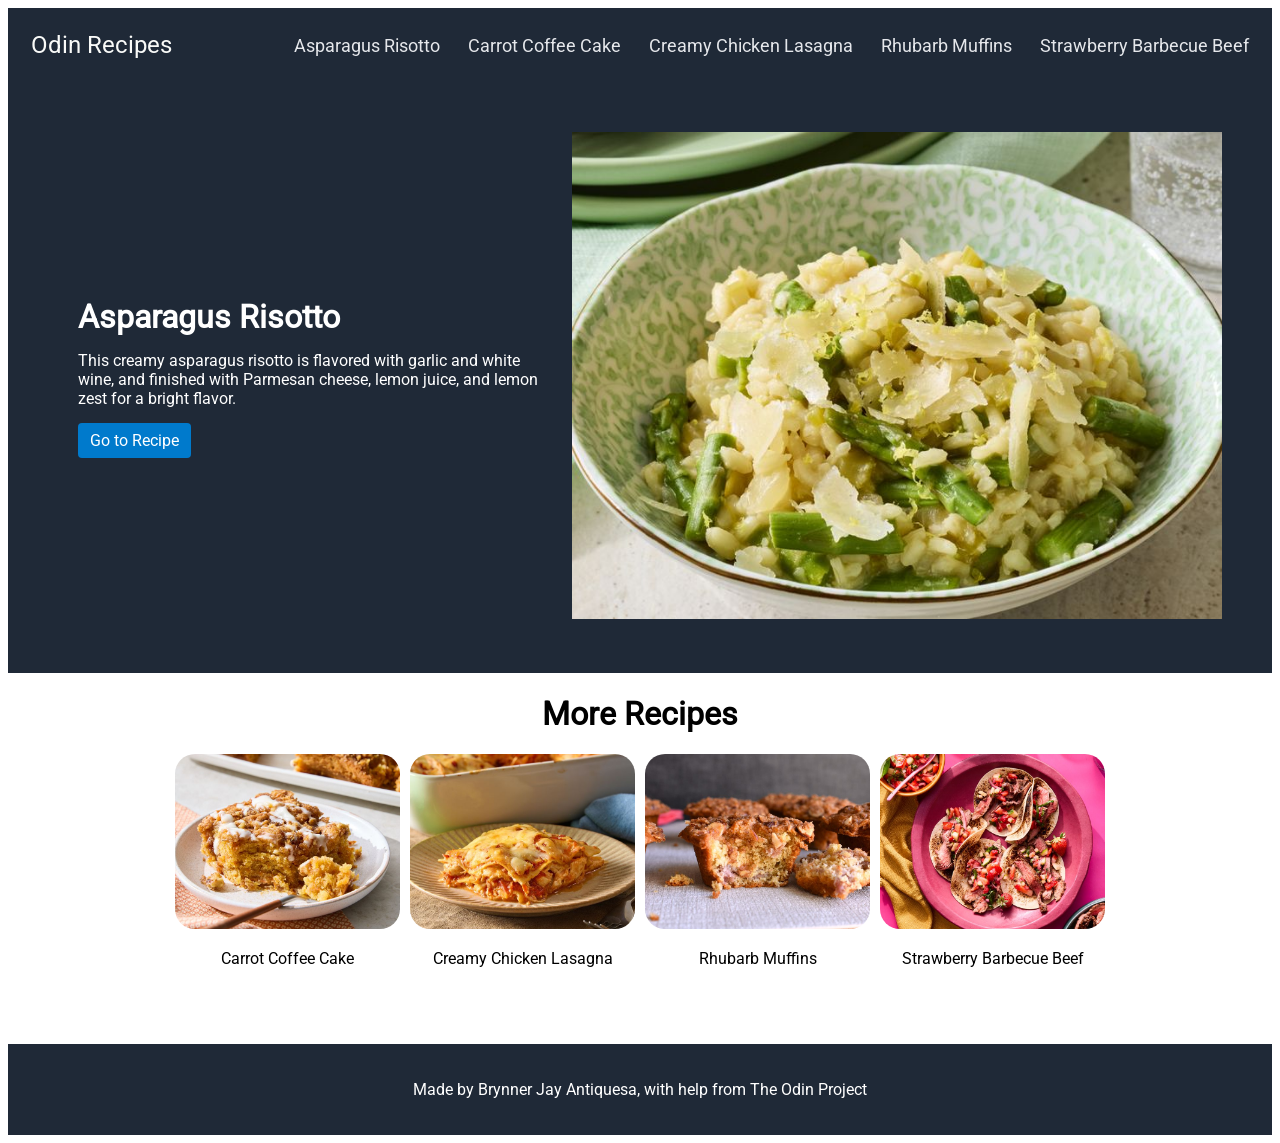
<file: index.html>
<!DOCTYPE html>
<html lang="en">

<head>
    <meta charset="UTF-8">
    <meta name="viewport" content="width=device-width, initial-scale=1.0">
    <title>Odin Recipes</title>
    <link rel="stylesheet" href="styles/index.css">
</head>

<body>


    <div class="header">
        <div class="header-logo"><a href="index.html">Odin Recipes</a></div>
        <div class="header-links">
            <div class="header-link"><a href="recipes/asparagus-risotto.html">Asparagus Risotto</a></div>
            <div class="header-link"><a href="recipes/carrot-coffee-cake.html">Carrot Coffee Cake</a></div>
            <div class="header-link"><a href="recipes/creamy-chicken-lasagna.html">Creamy Chicken Lasagna</a></div>
            <div class="header-link"><a href="recipes/rhubarb-muffins.html">Rhubarb Muffins</a></div>
            <div class="header-link"><a href="recipes/strawberry-barbecue-beef.html">Strawberry Barbecue Beef</a></div>
        </div>

    </div>


    <div class="hero-area">
        <div class="hero-info">
            <div class="hero-title">
                <h1>Asparagus Risotto</h1>
            </div>
            <div class="hero-subtitle">
                <p>This creamy asparagus risotto is flavored with garlic and white wine, and finished with Parmesan
                    cheese, lemon
                    juice, and lemon zest for a bright flavor.</p>
            </div>
            <div class="hero-button">
                <button type="button" onclick="location.href='recipes/asparagus-risotto.html'">Go to Recipe</button>
            </div>
        </div>
        <div class="hero-image">
            <img src="images/asparagus-risotto.jpg" alt="Asparagus Risotto" width="650">
        </div>
    </div>

    <div class="collection-area">
        <div class="collection-title">
            <h1>More Recipes</h1>
        </div>
        <div class="collections">
            <div class="item">
                <div class="item-image"><a href="recipes/carrot-coffee-cake.html"><img src="images/carrot-coffee-cake.jpg" alt="Carrot Coffee Cake"></a></div>
                <div class="item-info"><a href="recipes/carrot-coffee-cake.html"><p>Carrot Coffee Cake</p></a></div>
            </div>
            <div class="item">
                <div class="item-image"><a href="recipes/creamy-chicken-lasagna.html"><img src="images/creamy-chicken-lasagna.jpg" alt="Creamy Chicken Lasagna"></a></div>
                <div class="item-info"><a href="recipes/creamy-chicken-lasagna.html"><p>Creamy Chicken Lasagna</p></a></div>
            </div>
            <div class="item">
                <div class="item-image"><a href="recipes/rhubarb-muffins.html"><img src="images/rhubarb-muffins.jpg" alt="Rhubarb Muffins"></a></div>
                <div class="item-info"><a href="recipes/rhubarb-muffins.html"><p>Rhubarb Muffins</p></a></div>
            </div>
            <div class="item">
                <div class="item-image"><a href="recipes/strawberry-barbecue-beef.html"><img src="images/strawberry-barbecue-beef.jpg" alt="Strawberry Barbecue Beef"></a></div>
                <div class="item-info"><a href="recipes/strawberry-barbecue-beef.html"><p>Strawberry Barbecue Beef</p></a></div>
            </div>
        </div>
    </div>

    <div class="footer">
        <p>Made by Brynner Jay Antiquesa, with help from The Odin Project</p>
    </div>

</body>

</html>
</file>
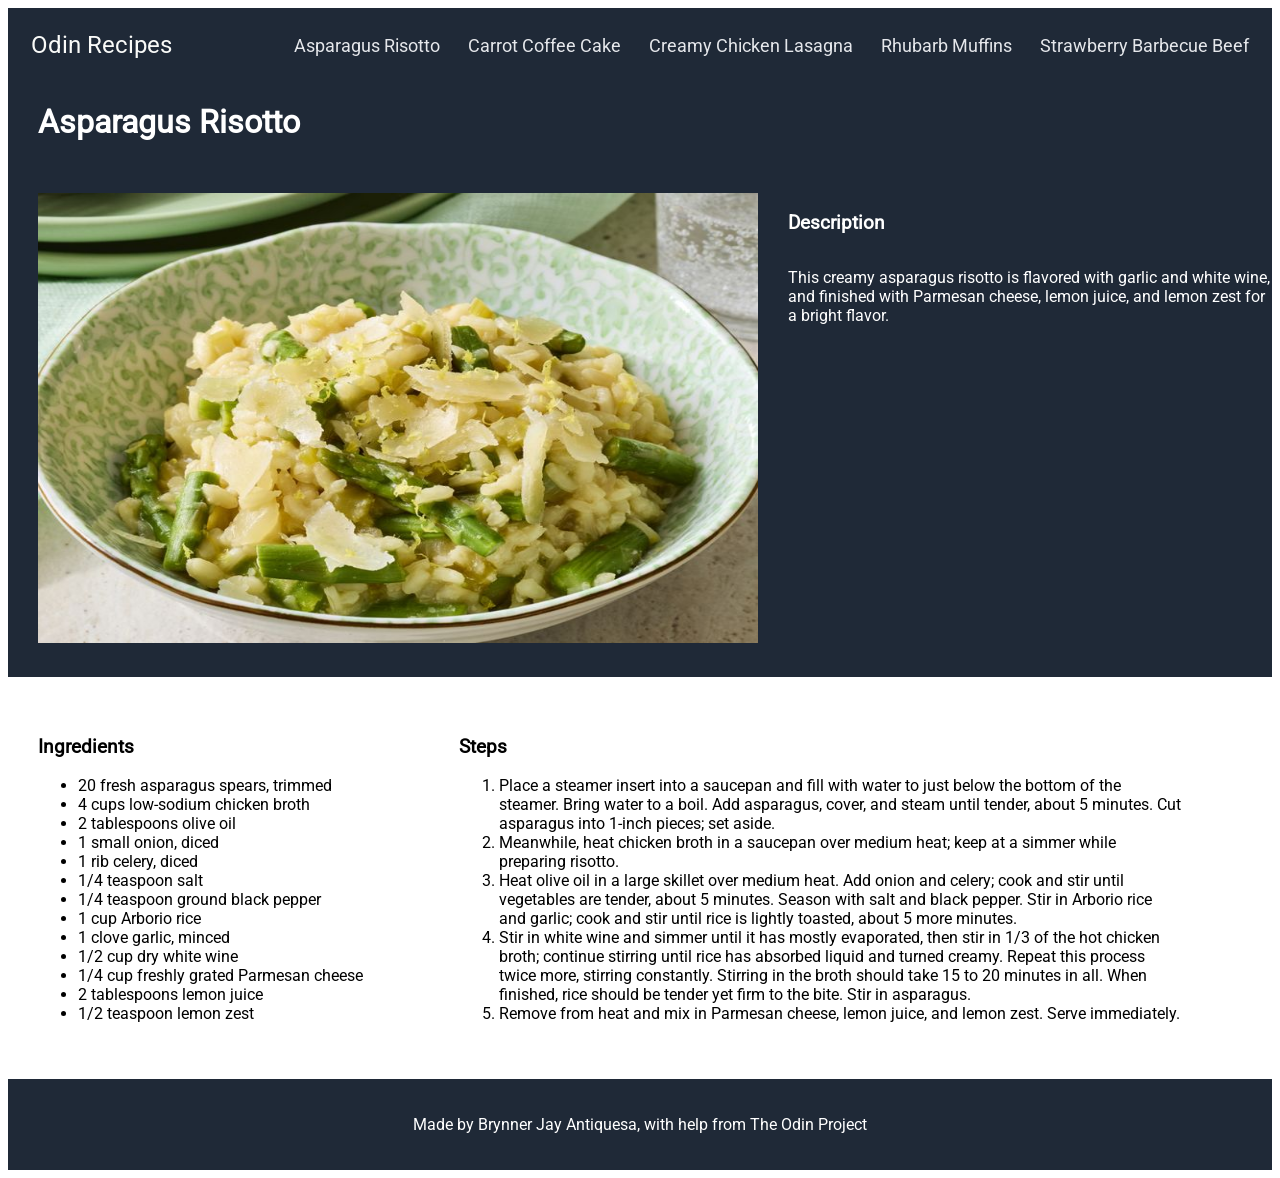
<file: recipes/asparagus-risotto.html>
<!DOCTYPE html>
<html lang="en">

<head>
    <meta charset="UTF-8">
    <meta name="viewport" content="width=device-width, initial-scale=1.0">
    <title>Asparagus Risotto</title>
    <link rel="stylesheet" href="../styles/recipes.css">
</head>

<body>

    <div class="header">
        <div class="header-logo"><a href="../index.html">Odin Recipes</a></div>
        <div class="header-links">
            <div class="header-link"><a href="asparagus-risotto.html">Asparagus Risotto</a></div>
            <div class="header-link"><a href="carrot-coffee-cake.html">Carrot Coffee Cake</a></div>
            <div class="header-link"><a href="creamy-chicken-lasagna.html">Creamy Chicken Lasagna</a></div>
            <div class="header-link"><a href="rhubarb-muffins.html">Rhubarb Muffins</a></div>
            <div class="header-link"><a href="strawberry-barbecue-beef.html">Strawberry Barbecue Beef</a></div>
        </div>
    </div>

    <div class="recipe-hero">
        <div class="recipe-title">
            <h1>Asparagus Risotto</h1>
        </div>
        <div class="recipe-face">
            <div class="recipe-img">
                <img src="../images/asparagus-risotto.jpg" alt="Asparagus Risotto">
            </div>
            <div class="recipe-desc">
                <h3>Description</h3>
                <p>This creamy asparagus risotto is flavored with garlic and white wine, and finished with Parmesan
                    cheese, lemon
                    juice, and lemon zest for a bright flavor. </p>
            </div>
        </div>
    </div>

    <div class="recipe-texts">
        <div class="ingredients">
            <h3>Ingredients</h3>
            <ul>
                <li>20 fresh asparagus spears, trimmed </li>
                <li>4 cups low-sodium chicken broth</li>
                <li>2 tablespoons olive oil </li>
                <li>1 small onion, diced</li>
                <li>1 rib celery, diced</li>
                <li>1/4 teaspoon salt</li>
                <li>1/4 teaspoon ground black pepper</li>
                <li>1 cup Arborio rice</li>
                <li>1 clove garlic, minced</li>
                <li>1/2 cup dry white wine</li>
                <li>1/4 cup freshly grated Parmesan cheese</li>
                <li>2 tablespoons lemon juice</li>
                <li>1/2 teaspoon lemon zest</li>
            </ul>
        </div>
        <div class="steps">
            <h3>Steps</h3>
            <ol>
                <li>Place a steamer insert into a saucepan and fill with water to just below the bottom of the steamer.
                    Bring water to a boil. Add asparagus, cover, and steam until tender, about 5 minutes. Cut asparagus
                    into
                    1-inch pieces; set aside.</li>
                <li>Meanwhile, heat chicken broth in a saucepan over medium heat; keep at a simmer while preparing
                    risotto.
                </li>
                <li>Heat olive oil in a large skillet over medium heat. Add onion and celery; cook and stir until
                    vegetables are
                    tender, about 5 minutes. Season with salt and black pepper. Stir in Arborio rice and garlic; cook
                    and stir
                    until rice is lightly toasted, about 5 more minutes. </li>
                <li>Stir in white wine and simmer until it has mostly evaporated, then stir in 1/3 of the hot chicken
                    broth;
                    continue stirring until rice has absorbed liquid and turned creamy. Repeat this process twice more,
                    stirring
                    constantly. Stirring in the broth should take 15 to 20 minutes in all. When finished, rice should be
                    tender
                    yet firm to the bite. Stir in asparagus. </li>
                <li>Remove from heat and mix in Parmesan cheese, lemon juice, and lemon zest. Serve immediately. </li>
            </ol>
        </div>
    </div>

    <div class="footer">
        <p>Made by Brynner Jay Antiquesa, with help from The Odin Project</p>
    </div>
</body>

</html>
</file>
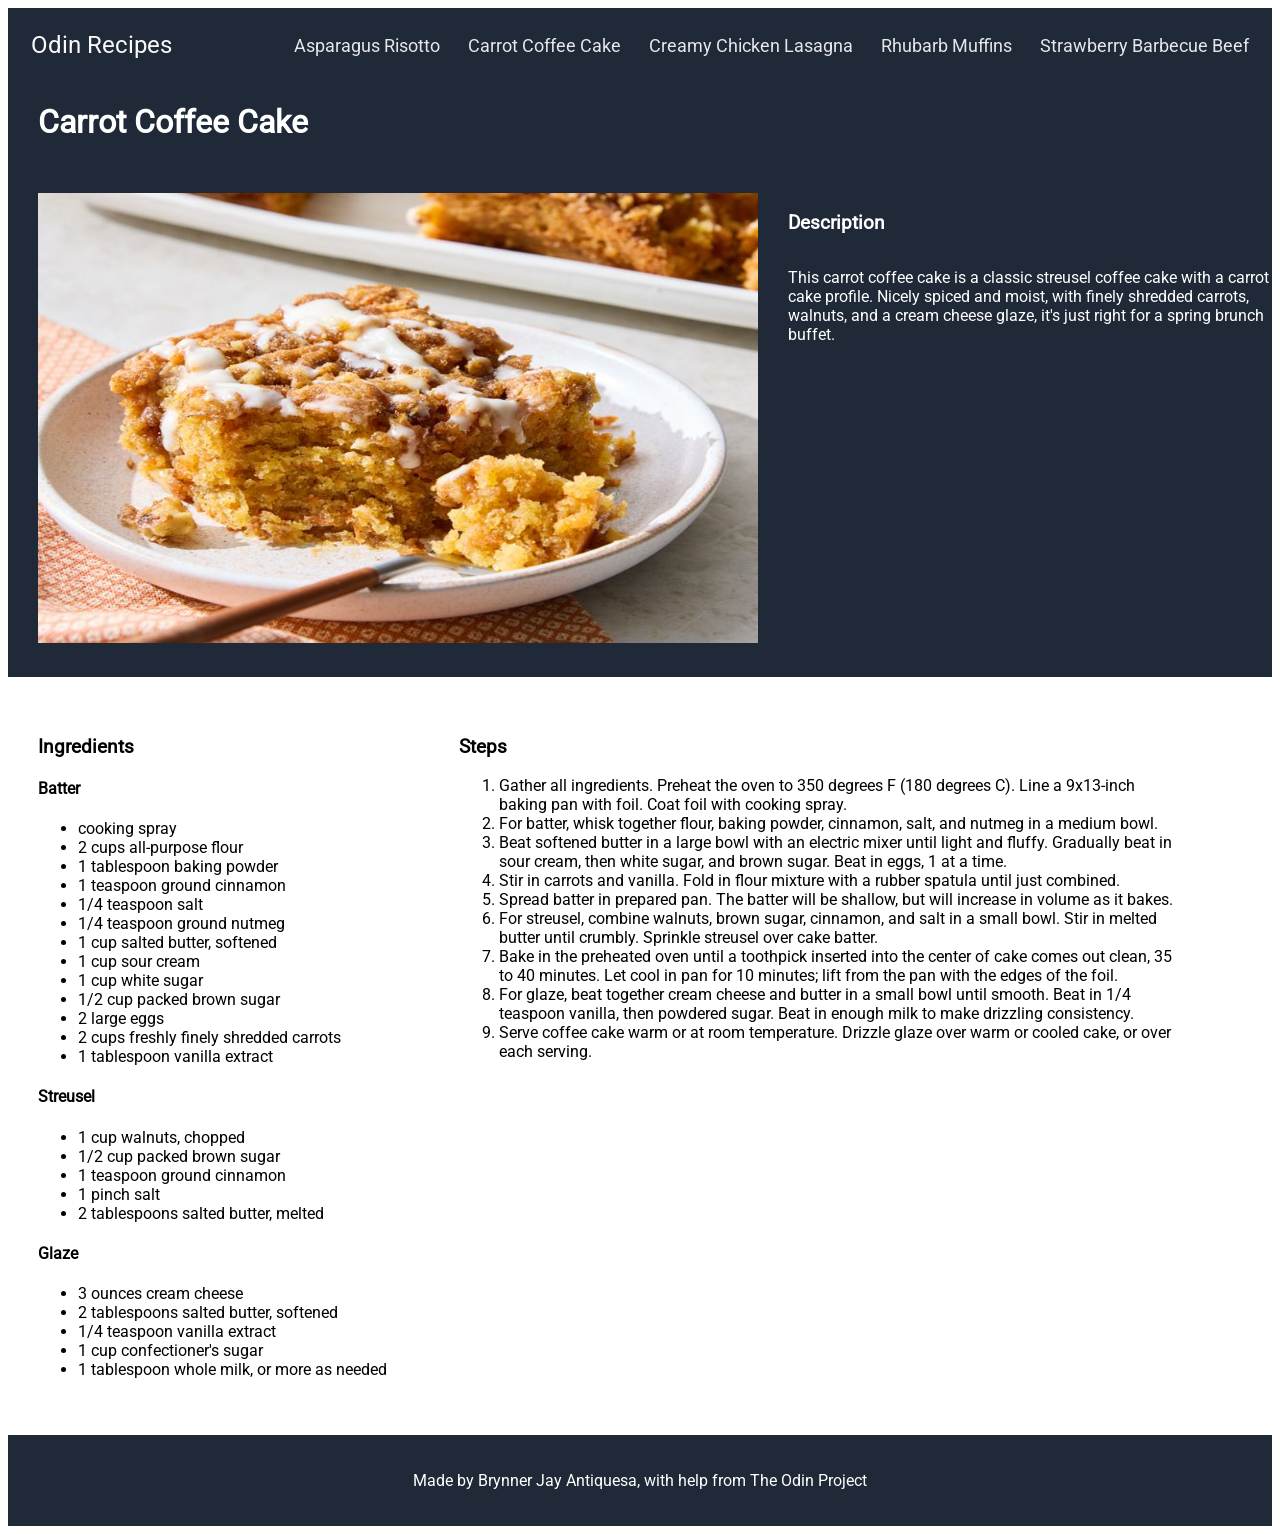
<file: recipes/carrot-coffee-cake.html>
<!DOCTYPE html>
<html lang="en">

<head>
    <meta charset="UTF-8">
    <meta name="viewport" content="width=device-width, initial-scale=1.0">
    <title>Carrot Coffee Cake</title>
    <link rel="stylesheet" href="../styles/recipes.css">
</head>

<body>

    <div class="header">
        <div class="header-logo"><a href="../index.html">Odin Recipes</a></div>
        <div class="header-links">
            <div class="header-link"><a href="asparagus-risotto.html">Asparagus Risotto</a></div>
            <div class="header-link"><a href="carrot-coffee-cake.html">Carrot Coffee Cake</a></div>
            <div class="header-link"><a href="creamy-chicken-lasagna.html">Creamy Chicken Lasagna</a></div>
            <div class="header-link"><a href="rhubarb-muffins.html">Rhubarb Muffins</a></div>
            <div class="header-link"><a href="strawberry-barbecue-beef.html">Strawberry Barbecue Beef</a></div>
        </div>
    </div>

    <div class="recipe-hero">
        <div class="recipe-title">
            <h1>Carrot Coffee Cake</h1>
        </div>
        <div class="recipe-face">
            <div class="recipe-img">
                <img src="../images/carrot-coffee-cake.jpg" alt="Carrot Coffee Cake">
            </div>
            <div class="recipe-desc">
                <h3>Description</h3>
                <p>This carrot coffee cake is a classic streusel coffee cake with a carrot cake profile. Nicely spiced
                    and moist,
                    with finely shredded carrots, walnuts, and a cream cheese glaze, it's just right for a spring brunch
                    buffet.</p>
            </div>
        </div>
    </div>

    <div class="recipe-texts">
        <div class="ingredients">
            <h3>Ingredients</h3>
            <h4>Batter</h4>
            <ul>
                <li>cooking spray</li>
                <li>2 cups all-purpose flour</li>
                <li>1 tablespoon baking powder</li>
                <li>1 teaspoon ground cinnamon</li>
                <li>1/4 teaspoon salt</li>
                <li>1/4 teaspoon ground nutmeg</li>
                <li>1 cup salted butter, softened</li>
                <li>1 cup sour cream</li>
                <li>1 cup white sugar</li>
                <li>1/2 cup packed brown sugar</li>
                <li>2 large eggs</li>
                <li>2 cups freshly finely shredded carrots</li>
                <li>1 tablespoon vanilla extract</li>
            </ul>
            <h4>Streusel</h4>
            <ul>
                <li>1 cup walnuts, chopped</li>
                <li>1/2 cup packed brown sugar</li>
                <li>1 teaspoon ground cinnamon</li>
                <li>1 pinch salt</li>
                <li>2 tablespoons salted butter, melted</li>
            </ul>
            <h4>Glaze</h4>
            <ul>
                <li>3 ounces cream cheese</li>
                <li>2 tablespoons salted butter, softened</li>
                <li>1/4 teaspoon vanilla extract</li>
                <li>1 cup confectioner's sugar</li>
                <li>1 tablespoon whole milk, or more as needed</li>
            </ul>
        </div>
        <div class="steps">
            <h3>Steps</h3>
            <ol>
                <li>Gather all ingredients. Preheat the oven to 350 degrees F (180 degrees C). Line a 9x13-inch baking
                    pan with
                    foil. Coat foil with cooking spray. </li>
                <li>For batter, whisk together flour, baking powder, cinnamon, salt, and nutmeg in a medium bowl. </li>
                <li>Beat softened butter in a large bowl with an electric mixer until light and fluffy. Gradually beat
                    in sour
                    cream, then white sugar, and brown sugar. Beat in eggs, 1 at a time. </li>
                <li>Stir in carrots and vanilla. Fold in flour mixture with a rubber spatula until just combined. </li>
                <li>Spread batter in prepared pan. The batter will be shallow, but will increase in volume as it bakes.
                </li>
                <li>For streusel, combine walnuts, brown sugar, cinnamon, and salt in a small bowl. Stir in melted
                    butter until
                    crumbly. Sprinkle streusel over cake batter. </li>
                <li>Bake in the preheated oven until a toothpick inserted into the center of cake comes out clean, 35 to
                    40
                    minutes. Let cool in pan for 10 minutes; lift from the pan with the edges of the foil. </li>
                <li>For glaze, beat together cream cheese and butter in a small bowl until smooth. Beat in 1/4 teaspoon
                    vanilla,
                    then powdered sugar. Beat in enough milk to make drizzling consistency. </li>
                <li>Serve coffee cake warm or at room temperature. Drizzle glaze over warm or cooled cake, or over each
                    serving.
                </li>
            </ol>
        </div>
    </div>

    <div class="footer">
        <p>Made by Brynner Jay Antiquesa, with help from The Odin Project</p>
    </div>
</body>

</html>
</file>
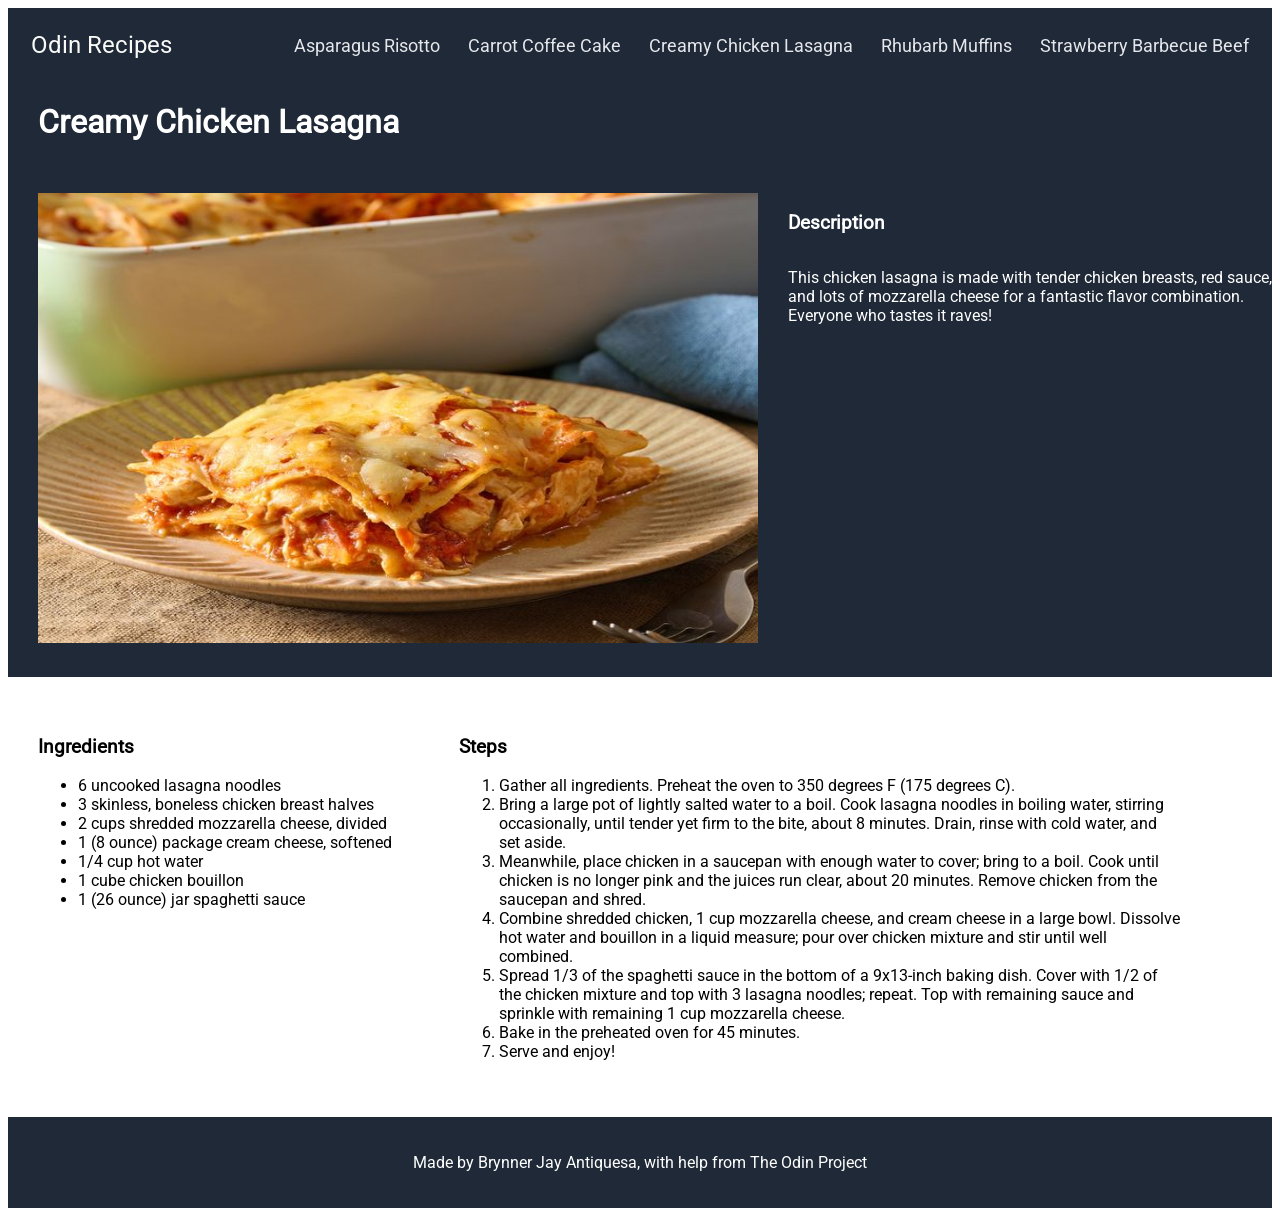
<file: recipes/creamy-chicken-lasagna.html>
<!DOCTYPE html>
<html lang="en">

<head>
    <meta charset="UTF-8">
    <meta name="viewport" content="width=device-width, initial-scale=1.0">
    <title>Creamy Chicken Lasagna</title>
    <link rel="stylesheet" href="../styles/recipes.css">
</head>

<body>

    <div class="header">
        <div class="header-logo"><a href="../index.html">Odin Recipes</a></div>
        <div class="header-links">
            <div class="header-link"><a href="asparagus-risotto.html">Asparagus Risotto</a></div>
            <div class="header-link"><a href="carrot-coffee-cake.html">Carrot Coffee Cake</a></div>
            <div class="header-link"><a href="creamy-chicken-lasagna.html">Creamy Chicken Lasagna</a></div>
            <div class="header-link"><a href="rhubarb-muffins.html">Rhubarb Muffins</a></div>
            <div class="header-link"><a href="strawberry-barbecue-beef.html">Strawberry Barbecue Beef</a></div>
        </div>
    </div>

    <div class="recipe-hero">
        <div class="recipe-title">
            <h1>Creamy Chicken Lasagna</h1>
        </div>
        <div class="recipe-face">
            <div class="recipe-img">
                <img src="../images/creamy-chicken-lasagna.jpg" alt="Creamy Chicken Lasagna">
            </div>
            <div class="recipe-desc">
                <h3>Description</h3>
                <p>This chicken lasagna is made with tender chicken breasts, red sauce, and lots of mozzarella cheese
                    for a
                    fantastic flavor combination. Everyone who tastes it raves!</p>
            </div>
        </div>
    </div>

    <div class="recipe-texts">
        <div class="ingredients">
            <h3>Ingredients</h3>
            <ul>
                <li>6 uncooked lasagna noodles</li>
                <li>3 skinless, boneless chicken breast halves</li>
                <li>2 cups shredded mozzarella cheese, divided</li>
                <li>1 (8 ounce) package cream cheese, softened</li>
                <li>1/4 cup hot water</li>
                <li>1 cube chicken bouillon</li>
                <li>1 (26 ounce) jar spaghetti sauce</li>
            </ul>
        </div>
        <div class="steps">
            <h3>Steps</h3>
            <ol>
                <li>Gather all ingredients. Preheat the oven to 350 degrees F (175 degrees C). </li>
                <li>Bring a large pot of lightly salted water to a boil. Cook lasagna noodles in boiling water, stirring
                    occasionally, until tender yet firm to the bite, about 8 minutes. Drain, rinse with cold water, and
                    set
                    aside. </li>
                <li>Meanwhile, place chicken in a saucepan with enough water to cover; bring to a boil. Cook until
                    chicken is no
                    longer pink and the juices run clear, about 20 minutes. Remove chicken from the saucepan and shred.
                </li>
                <li>Combine shredded chicken, 1 cup mozzarella cheese, and cream cheese in a large bowl. Dissolve hot
                    water and
                    bouillon in a liquid measure; pour over chicken mixture and stir until well combined. </li>
                <li>Spread 1/3 of the spaghetti sauce in the bottom of a 9x13-inch baking dish. Cover with 1/2 of the
                    chicken
                    mixture and top with 3 lasagna noodles; repeat. Top with remaining sauce and sprinkle with remaining
                    1 cup
                    mozzarella cheese.</li>
                <li>Bake in the preheated oven for 45 minutes. </li>
                <li>Serve and enjoy! </li>
            </ol>
        </div>
    </div>

    <div class="footer">
        <p>Made by Brynner Jay Antiquesa, with help from The Odin Project</p>
    </div>
</body>

</html>
</file>
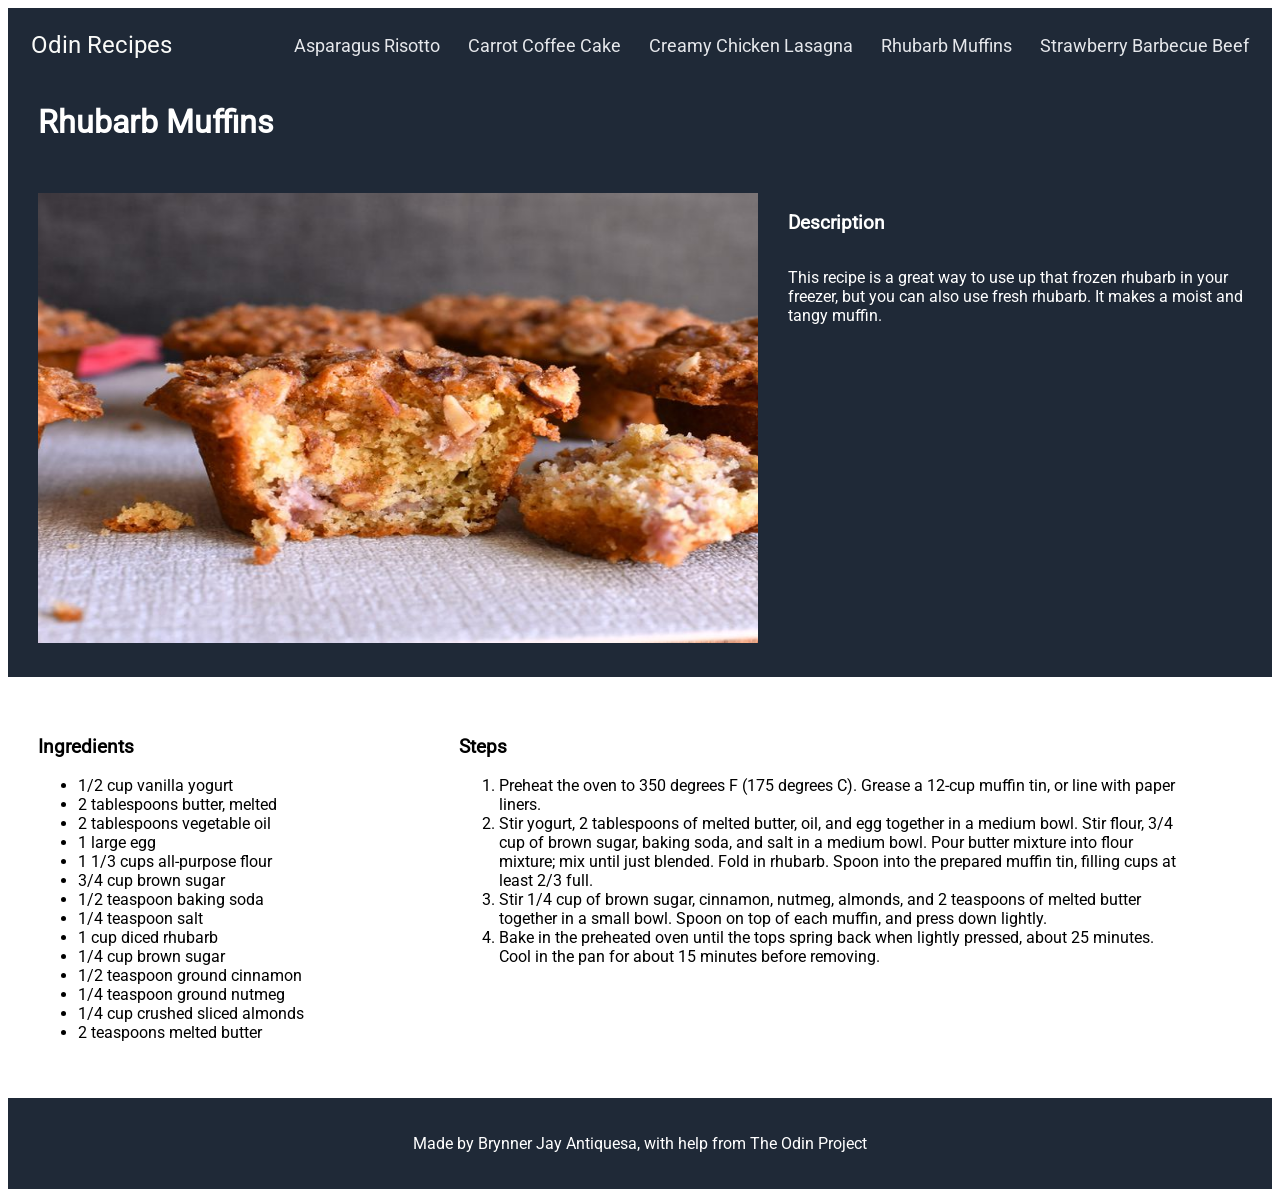
<file: recipes/rhubarb-muffins.html>
<!DOCTYPE html>
<html lang="en">

<head>
    <meta charset="UTF-8">
    <meta name="viewport" content="width=device-width, initial-scale=1.0">
    <title>Rhubarb Muffins</title>
    <link rel="stylesheet" href="../styles/recipes.css">
</head>

<body>

    <div class="header">
        <div class="header-logo"><a href="../index.html">Odin Recipes</a></div>
        <div class="header-links">
            <div class="header-link"><a href="asparagus-risotto.html">Asparagus Risotto</a></div>
            <div class="header-link"><a href="carrot-coffee-cake.html">Carrot Coffee Cake</a></div>
            <div class="header-link"><a href="creamy-chicken-lasagna.html">Creamy Chicken Lasagna</a></div>
            <div class="header-link"><a href="rhubarb-muffins.html">Rhubarb Muffins</a></div>
            <div class="header-link"><a href="strawberry-barbecue-beef.html">Strawberry Barbecue Beef</a></div>
        </div>
    </div>

    <div class="recipe-hero">
        <div class="recipe-title">
            <h1>Rhubarb Muffins</h1>
        </div>
        <div class="recipe-face">
            <div class="recipe-img">
                <img src="../images/rhubarb-muffins.jpg" alt="Rhubarb Muffins">
            </div>
            <div class="recipe-desc">
                <h3>Description</h3>
                <p>This recipe is a great way to use up that frozen rhubarb in your freezer, but you can also use fresh
                    rhubarb. It
                    makes a moist and tangy muffin.</p>
            </div>
        </div>
    </div>

    <div class="recipe-texts">
        <div class="ingredients">
            <h3>Ingredients</h3>
            <ul>
                <li>1/2 cup vanilla yogurt</li>
                <li>2 tablespoons butter, melted</li>
                <li>2 tablespoons vegetable oil</li>
                <li>1 large egg</li>
                <li>1 1/3 cups all-purpose flour</li>
                <li>3/4 cup brown sugar</li>
                <li>1/2 teaspoon baking soda</li>
                <li>1/4 teaspoon salt</li>
                <li>1 cup diced rhubarb</li>
                <li>1/4 cup brown sugar</li>
                <li>1/2 teaspoon ground cinnamon</li>
                <li>1/4 teaspoon ground nutmeg</li>
                <li>1/4 cup crushed sliced almonds</li>
                <li>2 teaspoons melted butter</li>
            </ul>
        </div>
        <div class="steps">
            <h3>Steps</h3>
            <ol>
                <li>Preheat the oven to 350 degrees F (175 degrees C). Grease a 12-cup muffin tin, or line with paper
                    liners.
                </li>
                <li>Stir yogurt, 2 tablespoons of melted butter, oil, and egg together in a medium bowl. Stir flour, 3/4
                    cup of
                    brown sugar, baking soda, and salt in a medium bowl. Pour butter mixture into flour mixture; mix
                    until just
                    blended. Fold in rhubarb. Spoon into the prepared muffin tin, filling cups at least 2/3 full. </li>
                <li>Stir 1/4 cup of brown sugar, cinnamon, nutmeg, almonds, and 2 teaspoons of melted butter together in
                    a small
                    bowl. Spoon on top of each muffin, and press down lightly. </li>
                <li>Bake in the preheated oven until the tops spring back when lightly pressed, about 25 minutes. Cool
                    in the
                    pan for about 15 minutes before removing. </li>
            </ol>
        </div>
    </div>

    <div class="footer">
        <p>Made by Brynner Jay Antiquesa, with help from The Odin Project</p>
    </div>
</body>

</html>
</file>
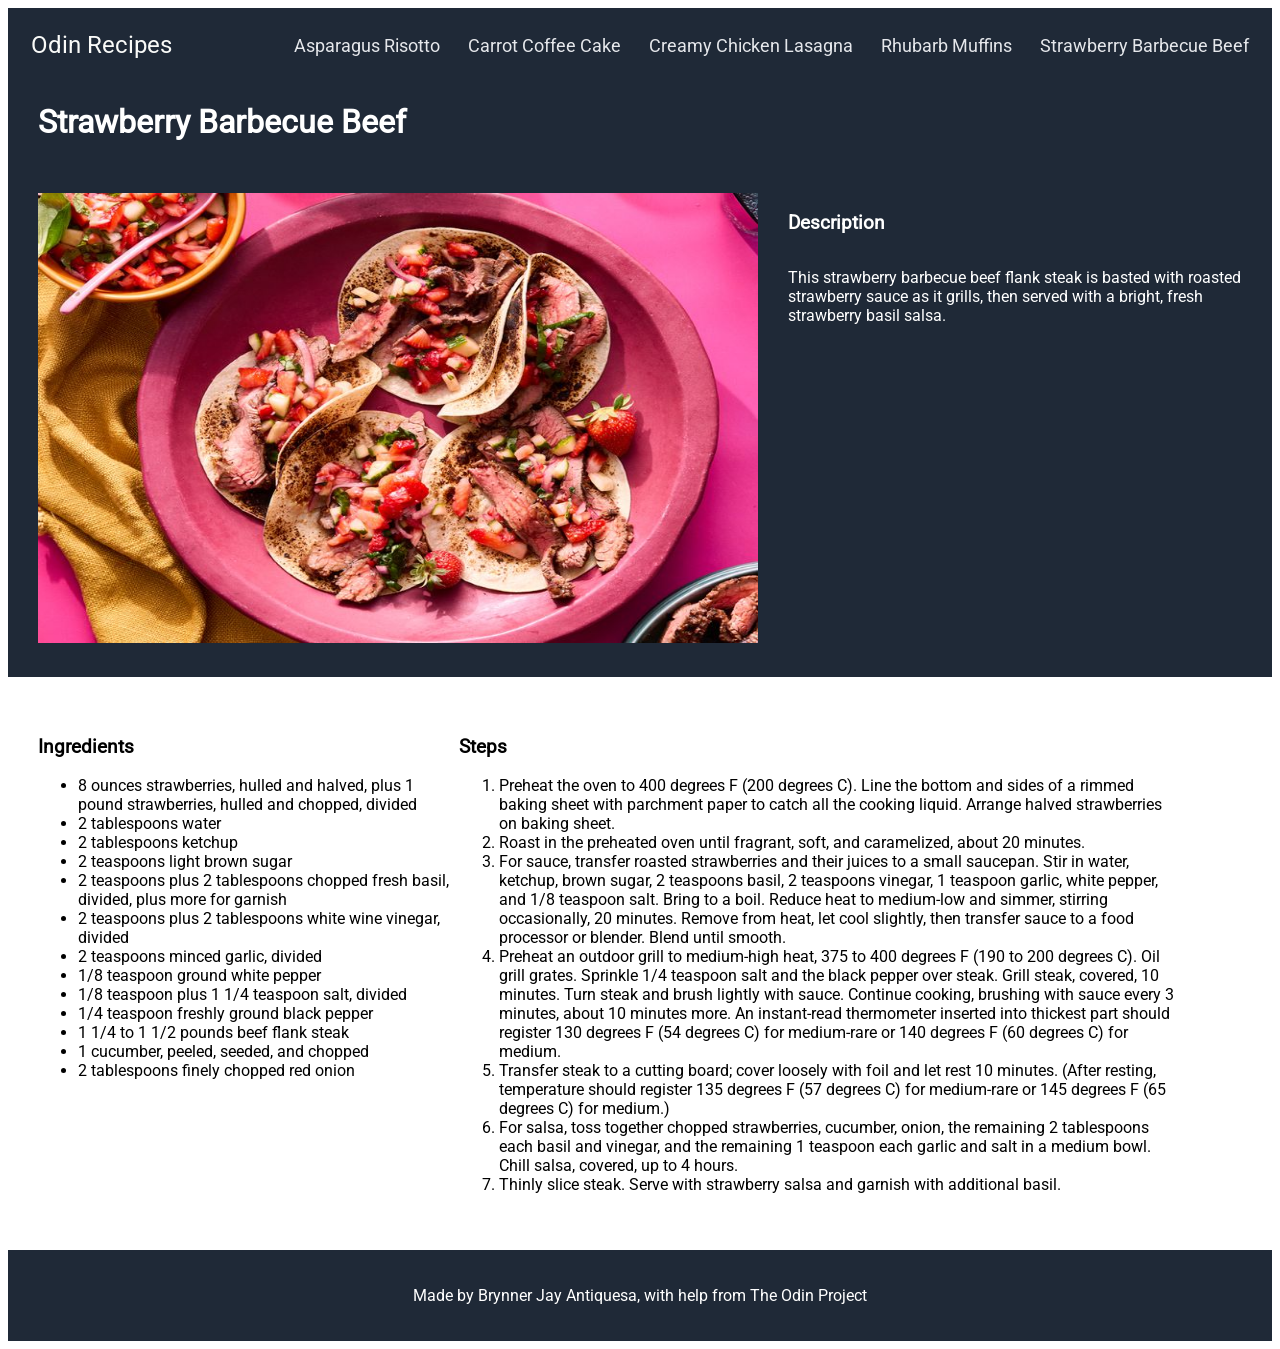
<file: recipes/strawberry-barbecue-beef.html>
<!DOCTYPE html>
<html lang="en">

<head>
    <meta charset="UTF-8">
    <meta name="viewport" content="width=device-width, initial-scale=1.0">
    <title>Strawberry Barbecue Beef</title>
    <link rel="stylesheet" href="../styles/recipes.css">
</head>

<body>

    <div class="header">
        <div class="header-logo"><a href="../index.html">Odin Recipes</a></div>
        <div class="header-links">
            <div class="header-link"><a href="asparagus-risotto.html">Asparagus Risotto</a></div>
            <div class="header-link"><a href="carrot-coffee-cake.html">Carrot Coffee Cake</a></div>
            <div class="header-link"><a href="creamy-chicken-lasagna.html">Creamy Chicken Lasagna</a></div>
            <div class="header-link"><a href="rhubarb-muffins.html">Rhubarb Muffins</a></div>
            <div class="header-link"><a href="strawberry-barbecue-beef.html">Strawberry Barbecue Beef</a></div>
        </div>
    </div>

    <div class="recipe-hero">
        <div class="recipe-title">
            <h1>Strawberry Barbecue Beef</h1>
        </div>
        <div class="recipe-face">
            <div class="recipe-img">
                <img src="../images/strawberry-barbecue-beef.jpg" alt="Strawberry Barbecue Beef">
            </div>
            <div class="recipe-desc">
                <h3>Description</h3>
                <p>This strawberry barbecue beef flank steak is basted with roasted strawberry sauce as it grills, then
                    served with a bright, fresh strawberry basil salsa.</p>
            </div>
        </div>
    </div>

    <div class="recipe-texts">
        <div class="ingredients">
            <h3>Ingredients</h3>
            <ul>
                <li>8 ounces strawberries, hulled and halved, plus 1 pound strawberries, hulled and chopped, divided
                </li>
                <li>2 tablespoons water</li>
                <li>2 tablespoons ketchup</li>
                <li>2 teaspoons light brown sugar</li>
                <li>2 teaspoons plus 2 tablespoons chopped fresh basil, divided, plus more for garnish</li>
                <li>2 teaspoons plus 2 tablespoons white wine vinegar, divided</li>
                <li>2 teaspoons minced garlic, divided</li>
                <li>1/8 teaspoon ground white pepper</li>
                <li>1/8 teaspoon plus 1 1/4 teaspoon salt, divided</li>
                <li>1/4 teaspoon freshly ground black pepper</li>
                <li>1 1/4 to 1 1/2 pounds beef flank steak</li>
                <li>1 cucumber, peeled, seeded, and chopped</li>
                <li>2 tablespoons finely chopped red onion</li>
            </ul>
        </div>
        <div class="steps">
            <h3>Steps</h3>
            <ol>
                <li>Preheat the oven to 400 degrees F (200 degrees C). Line the bottom and sides of a rimmed baking
                    sheet with
                    parchment paper to catch all the cooking liquid. Arrange halved strawberries on baking sheet. </li>
                <li>Roast in the preheated oven until fragrant, soft, and caramelized, about 20 minutes. </li>
                <li>For sauce, transfer roasted strawberries and their juices to a small saucepan. Stir in water,
                    ketchup, brown
                    sugar, 2 teaspoons basil, 2 teaspoons vinegar, 1 teaspoon garlic, white pepper, and 1/8 teaspoon
                    salt. Bring
                    to a boil. Reduce heat to medium-low and simmer, stirring occasionally, 20 minutes. Remove from
                    heat, let
                    cool slightly, then transfer sauce to a food processor or blender. Blend until smooth. </li>
                <li>Preheat an outdoor grill to medium-high heat, 375 to 400 degrees F (190 to 200 degrees C). Oil grill
                    grates.
                    Sprinkle 1/4 teaspoon salt and the black pepper over steak. Grill steak, covered, 10 minutes. Turn
                    steak and
                    brush lightly with sauce. Continue cooking, brushing with sauce every 3 minutes, about 10 minutes
                    more. An
                    instant-read thermometer inserted into thickest part should register 130 degrees F (54 degrees C)
                    for
                    medium-rare or 140 degrees F (60 degrees C) for medium. </li>
                <li>Transfer steak to a cutting board; cover loosely with foil and let rest 10 minutes. (After resting,
                    temperature should register 135 degrees F (57 degrees C) for medium-rare or 145 degrees F (65
                    degrees C) for
                    medium.) </li>
                <li>For salsa, toss together chopped strawberries, cucumber, onion, the remaining 2 tablespoons each
                    basil and
                    vinegar, and the remaining 1 teaspoon each garlic and salt in a medium bowl. Chill salsa, covered,
                    up to 4
                    hours.</li>
                <li>Thinly slice steak. Serve with strawberry salsa and garnish with additional basil.</li>
            </ol>
        </div>
    </div>

    <div class="footer">
        <p>Made by Brynner Jay Antiquesa, with help from The Odin Project</p>
    </div>
</body>

</html>
</file>
<file: styles/index.css>
@font-face {
    font-family: "Roboto";
    src: url("../fonts/Roboto-Regular.ttf") format("truetype");
    font-weight: 400;
    font-style: normal;
    font-display: swap;
}

/* Header Area */

.header {
    background-color: #1f2937;
    font-family: "Roboto";
    padding: 13px;
    gap: 10px;
    display: flex;
    align-items: center;
    gap: 12px;
}

.header-logo {
    justify-content: left;
    flex: 1;
    padding: 10px;
}

.header-logo a {
    font-size: 24px;
    color: #f9faf8;
    text-decoration: none;
}

.header-links {
    margin-left: auto;
    display: flex;
    gap: 8px;
}

.header-links .header-link {
    padding: 10px;
}

.header-links .header-link a {
    font-size: 18px;
    color: #e5e7eb;
    text-decoration: none;
}

.header-links .header-link:hover {
    background-color: rgb(47, 161, 243);
    border-radius: 5px;
}

.header-links .header-link a:hover {
    color: #e5e7eb;
}

/* Hero Area */

.hero-area {
    display: flex;
    padding: 50px;
    font-family: "Roboto";
    background-color: #1f2937;
}

.hero-area .hero-info {
    display: flex;
    flex-direction: column;
    justify-content: center;
    padding-left: 20px;
    padding-right: 20px;
}

.hero-area .hero-info .hero-title h1 {
    color: white;
    padding: 0;
    margin-top: 0;
    margin-bottom: 15px;
}

.hero-area .hero-info .hero-subtitle p {
    color: white;
    padding: 0;
    margin-top: 0;
    margin-bottom: 15px;
}

.hero-area .hero-info .hero-button button {
    display: inline-block;
    padding: 8px 12px;
    background: #007acc;
    color: #fff;
    text-decoration: none;
    border-radius: 4px;
    box-shadow: none;
    cursor: pointer;
    font: inherit;
    border: none;
}

.hero-area .hero-info .hero-button button:focus {
    box-shadow: 0 0 0 3px rgba(0, 122, 204, 0.25);
}

/* Collection Area */

.collection-area {
    background-color: white;
    font-family: "Roboto";
    display: flex;
    flex-direction: column;
    align-items: center;
    margin-bottom: 60px;
}

.collection-area .collections {
    display: flex;
    /* flex-direction: row; */
    /* justify-content: space-between; */
    gap: 10px;
    align-items: stretch;
    width: 100;
    height: auto;
}

.collection-area .collections .item {
    flex: 0 0 auto;
    box-sizing: border-box;
    height: 100%;
}

.collection-area .collections .item .item-image img {
    width: 225px;
    height: 175px;
    border-radius: 20px;
}

.collection-area .collections .item .item-info {
    text-align: center;
}

.collection-area .collections .item .item-info a p {
    position: static;
    float: none;
}

.collection-area .collections .item .item-info a {
    text-decoration: none;
    color: black;
}

/* Footer area */
.footer {
    background-color: #1f2937;
    position: static;
    clear: both;
    padding-top: 20px;
    padding-bottom: 20px;
    display: flex;
    align-items: center;
    justify-content: center;
    text-align: center;
}

.footer p {
    color: white;
    font-family: "Roboto";
}
</file>
<file: styles/recipes.css>
@font-face {
    font-family: "Roboto";
    src: url("../fonts/Roboto-Regular.ttf") format("truetype");
    font-weight: 400;
    font-style: normal;
    font-display: swap;
}

/* Header Area */
.header {
    background-color: #1f2937;
    font-family: "Roboto";
    padding: 13px;
    gap: 10px;
    display: flex;
    align-items: center;
    gap: 12px;
}

.header-logo {
    justify-content: left;
    flex: 1;
    padding: 10px;
}

.header-logo a {
    font-size: 24px;
    color: #f9faf8;
    text-decoration: none;
}

.header-links {
    margin-left: auto;
    display: flex;
    gap: 8px;
}

.header-links .header-link {
    padding: 10px;
}

.header-links .header-link a {
    font-size: 18px;
    color: #e5e7eb;
    text-decoration: none;
}

.header-links .header-link:hover {
    background-color: rgb(47, 161, 243);
    border-radius: 5px;
}

.header-links .header-link a:hover {
    color: #e5e7eb;
}

/* Recipe Hero Area */
.recipe-hero {
    font-family: "Roboto";
    background-color: #1f2937;
    color: white;
    display: flex;
    flex-direction: column;
}

.recipe-hero .recipe-title {
    padding-inline: 30px;
}

.recipe-hero .recipe-face {
    display: flex;
}

.recipe-hero .recipe-face .recipe-img {
    padding: 30px;
}

.recipe-hero .recipe-face .recipe-img img {
    width: 720px;
    height: 450px;
}

.recipe-hero .recipe-face .recipe-desc {
    display: flex;
    flex-direction: column;
    padding-top: 30px;
}


/* Recipe Text Area */
.recipe-texts {
    font-family: "Roboto";
    padding-inline: 30px;
    display: flex;
    margin-top: 40px;
    margin-bottom: 40px;
}

.recipe-texts .ingredients {
    flex: 0 0 35%;
}

.recipe-texts .steps{
    flex: 0 0 60%;
}

/* Footer Area */
.footer {
    background-color: #1f2937;
    position: static;
    clear: both;
    padding-top: 20px;
    padding-bottom: 20px;
    display: flex;
    align-items: center;
    justify-content: center;
    text-align: center;
}

.footer p {
    color: white;
    font-family: "Roboto";
}
</file>
